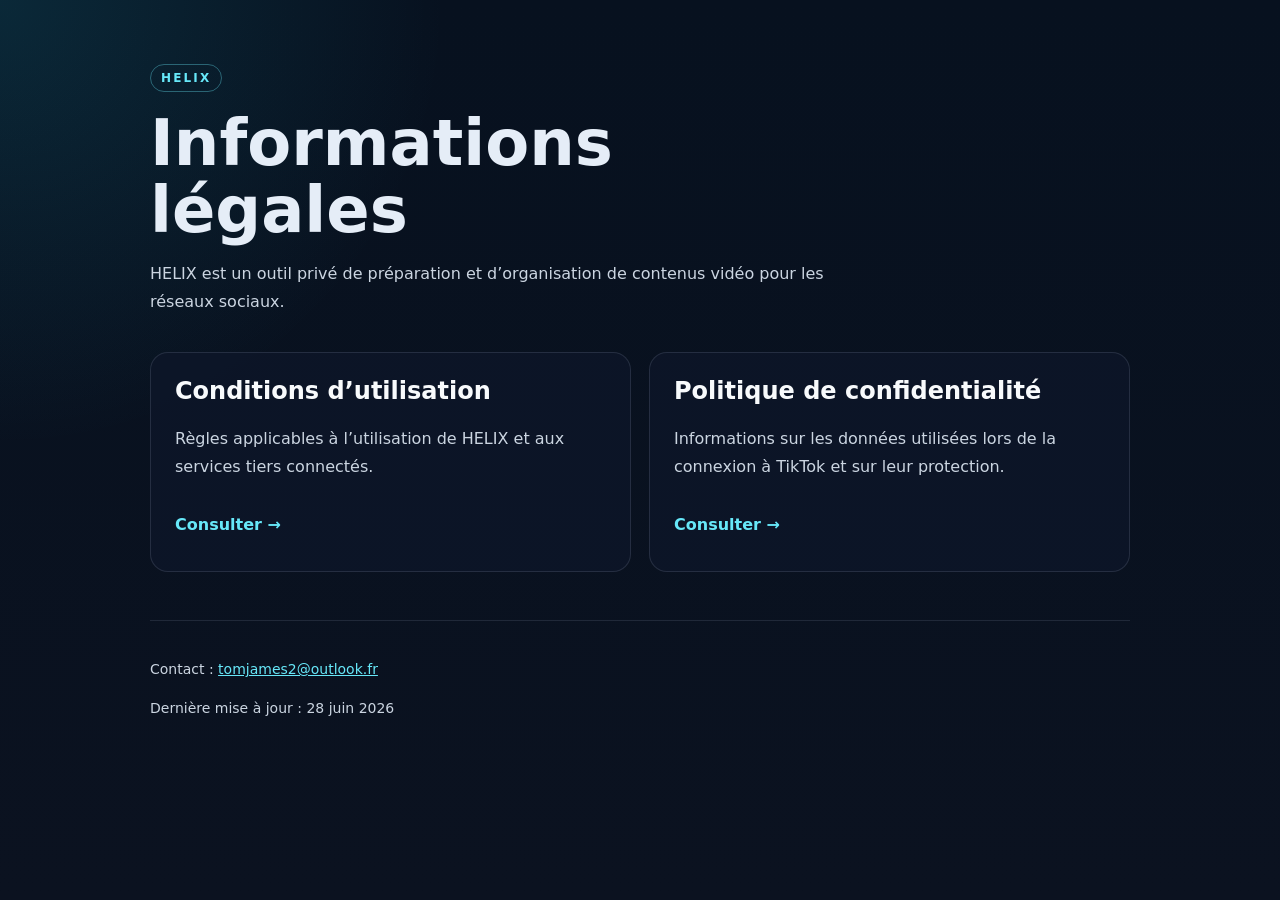
<file: index.html>
<!doctype html>
<html lang="fr">
<head>
  <meta charset="utf-8" />
  <meta name="viewport" content="width=device-width, initial-scale=1" />
  <meta name="robots" content="index,follow" />
  <title>HELIX — Informations légales</title>
  <link rel="stylesheet" href="styles.css" />
</head>
<body>
  <main class="container">
    <header class="hero">
      <span class="badge">HELIX</span>
      <h1>Informations légales</h1>
      <p>HELIX est un outil privé de préparation et d’organisation de contenus vidéo pour les réseaux sociaux.</p>
    </header>

    <section class="cards" aria-label="Documents juridiques">
      <a class="card" href="terms.html">
        <h2>Conditions d’utilisation</h2>
        <p>Règles applicables à l’utilisation de HELIX et aux services tiers connectés.</p>
        <span>Consulter →</span>
      </a>

      <a class="card" href="privacy.html">
        <h2>Politique de confidentialité</h2>
        <p>Informations sur les données utilisées lors de la connexion à TikTok et sur leur protection.</p>
        <span>Consulter →</span>
      </a>
    </section>

    <footer>
      <p>Contact : <a href="mailto:tomjames2@outlook.fr">tomjames2@outlook.fr</a></p>
      <p>Dernière mise à jour : 28 juin 2026</p>
    </footer>
  </main>
</body>
</html>
</file>
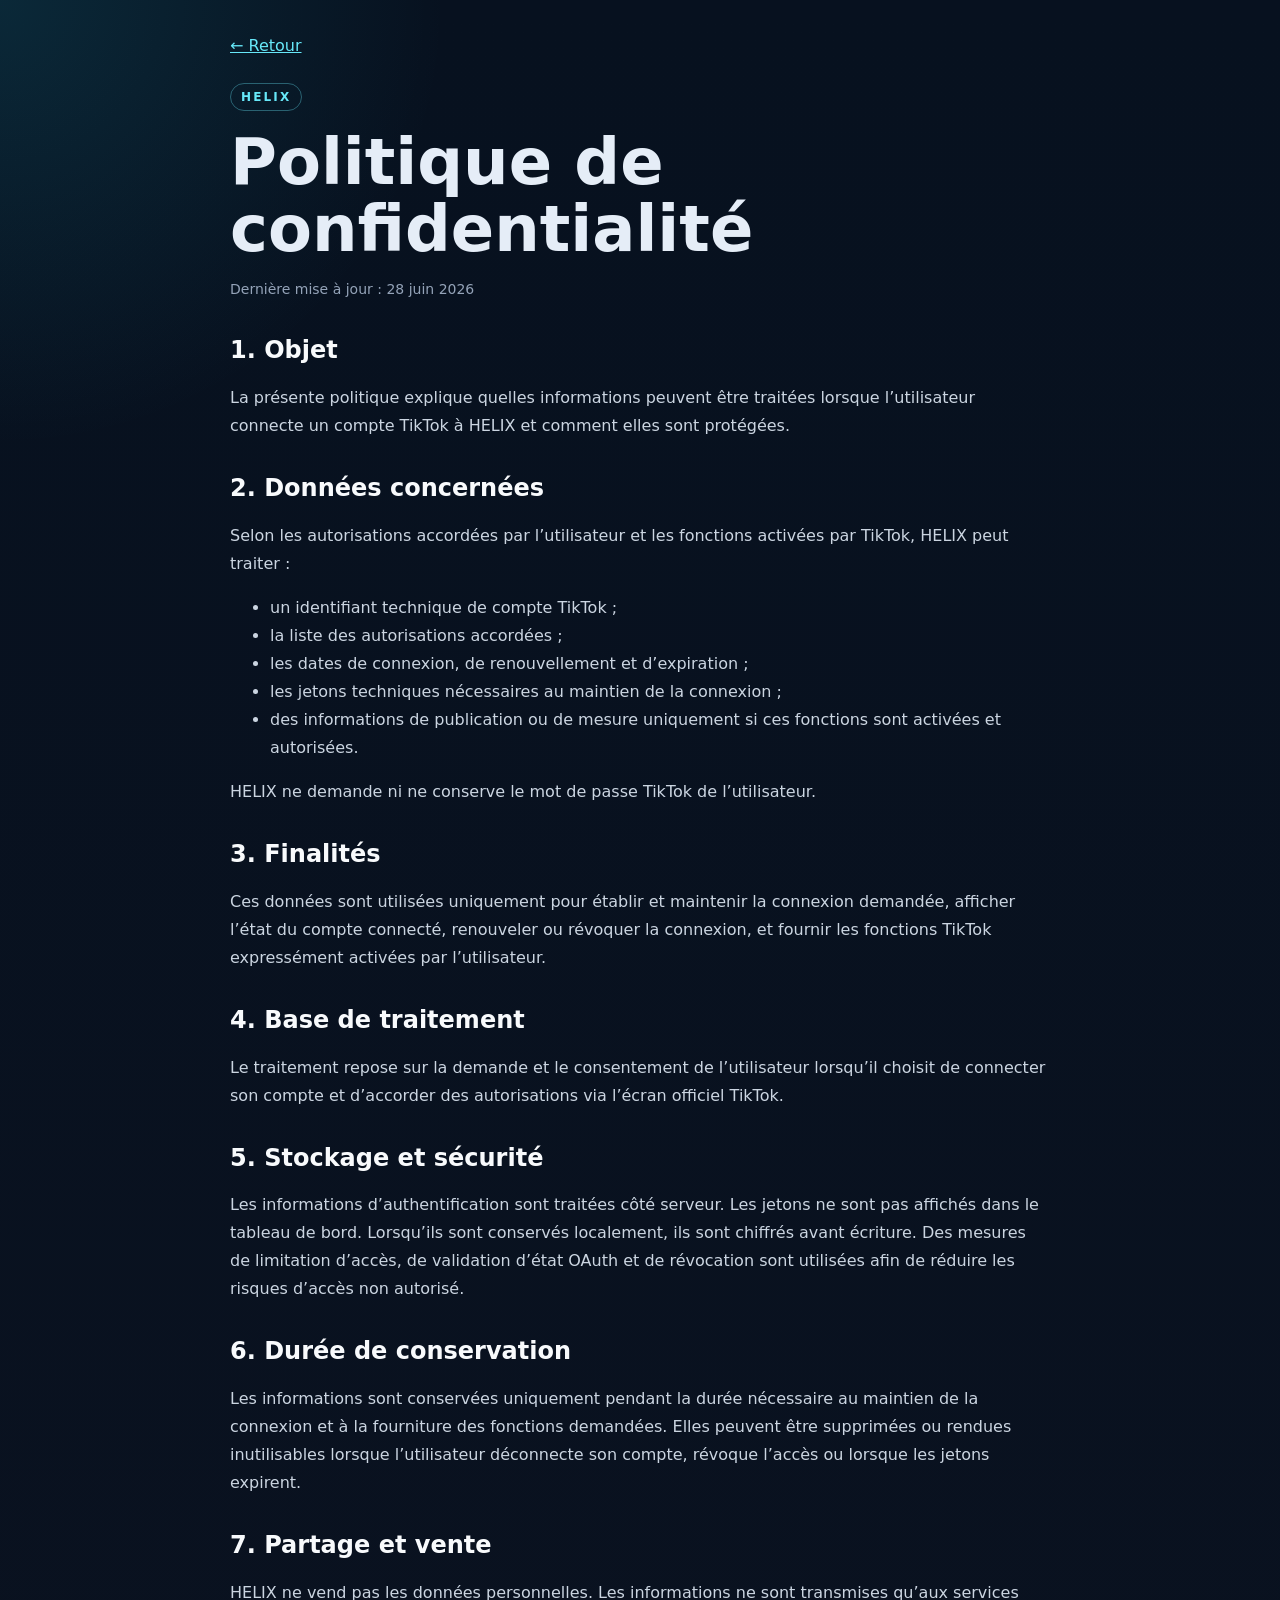
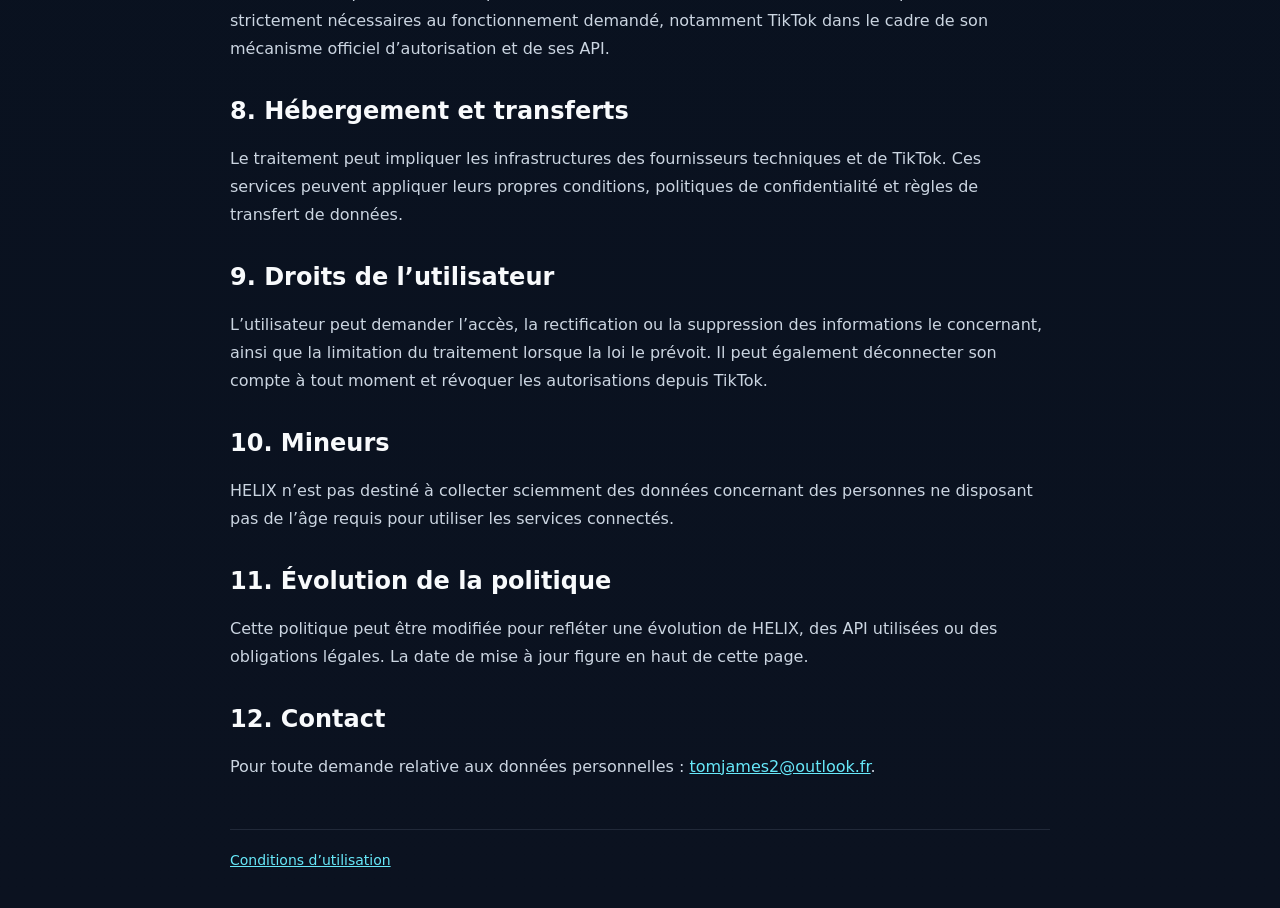
<file: privacy.html>
<!doctype html>
<html lang="fr">
<head>
  <meta charset="utf-8" />
  <meta name="viewport" content="width=device-width, initial-scale=1" />
  <meta name="robots" content="index,follow" />
  <title>Politique de confidentialité — HELIX</title>
  <link rel="stylesheet" href="styles.css" />
</head>
<body>
  <main class="container document">
    <nav><a href="index.html">← Retour</a></nav>
    <span class="badge">HELIX</span>
    <h1>Politique de confidentialité</h1>
    <p class="updated">Dernière mise à jour : 28 juin 2026</p>

    <h2>1. Objet</h2>
    <p>La présente politique explique quelles informations peuvent être traitées lorsque l’utilisateur connecte un compte TikTok à HELIX et comment elles sont protégées.</p>

    <h2>2. Données concernées</h2>
    <p>Selon les autorisations accordées par l’utilisateur et les fonctions activées par TikTok, HELIX peut traiter :</p>
    <ul>
      <li>un identifiant technique de compte TikTok ;</li>
      <li>la liste des autorisations accordées ;</li>
      <li>les dates de connexion, de renouvellement et d’expiration ;</li>
      <li>les jetons techniques nécessaires au maintien de la connexion ;</li>
      <li>des informations de publication ou de mesure uniquement si ces fonctions sont activées et autorisées.</li>
    </ul>
    <p>HELIX ne demande ni ne conserve le mot de passe TikTok de l’utilisateur.</p>

    <h2>3. Finalités</h2>
    <p>Ces données sont utilisées uniquement pour établir et maintenir la connexion demandée, afficher l’état du compte connecté, renouveler ou révoquer la connexion, et fournir les fonctions TikTok expressément activées par l’utilisateur.</p>

    <h2>4. Base de traitement</h2>
    <p>Le traitement repose sur la demande et le consentement de l’utilisateur lorsqu’il choisit de connecter son compte et d’accorder des autorisations via l’écran officiel TikTok.</p>

    <h2>5. Stockage et sécurité</h2>
    <p>Les informations d’authentification sont traitées côté serveur. Les jetons ne sont pas affichés dans le tableau de bord. Lorsqu’ils sont conservés localement, ils sont chiffrés avant écriture. Des mesures de limitation d’accès, de validation d’état OAuth et de révocation sont utilisées afin de réduire les risques d’accès non autorisé.</p>

    <h2>6. Durée de conservation</h2>
    <p>Les informations sont conservées uniquement pendant la durée nécessaire au maintien de la connexion et à la fourniture des fonctions demandées. Elles peuvent être supprimées ou rendues inutilisables lorsque l’utilisateur déconnecte son compte, révoque l’accès ou lorsque les jetons expirent.</p>

    <h2>7. Partage et vente</h2>
    <p>HELIX ne vend pas les données personnelles. Les informations ne sont transmises qu’aux services strictement nécessaires au fonctionnement demandé, notamment TikTok dans le cadre de son mécanisme officiel d’autorisation et de ses API.</p>

    <h2>8. Hébergement et transferts</h2>
    <p>Le traitement peut impliquer les infrastructures des fournisseurs techniques et de TikTok. Ces services peuvent appliquer leurs propres conditions, politiques de confidentialité et règles de transfert de données.</p>

    <h2>9. Droits de l’utilisateur</h2>
    <p>L’utilisateur peut demander l’accès, la rectification ou la suppression des informations le concernant, ainsi que la limitation du traitement lorsque la loi le prévoit. Il peut également déconnecter son compte à tout moment et révoquer les autorisations depuis TikTok.</p>

    <h2>10. Mineurs</h2>
    <p>HELIX n’est pas destiné à collecter sciemment des données concernant des personnes ne disposant pas de l’âge requis pour utiliser les services connectés.</p>

    <h2>11. Évolution de la politique</h2>
    <p>Cette politique peut être modifiée pour refléter une évolution de HELIX, des API utilisées ou des obligations légales. La date de mise à jour figure en haut de cette page.</p>

    <h2>12. Contact</h2>
    <p>Pour toute demande relative aux données personnelles : <a href="mailto:tomjames2@outlook.fr">tomjames2@outlook.fr</a>.</p>

    <footer><a href="terms.html">Conditions d’utilisation</a></footer>
  </main>
</body>
</html>
</file>
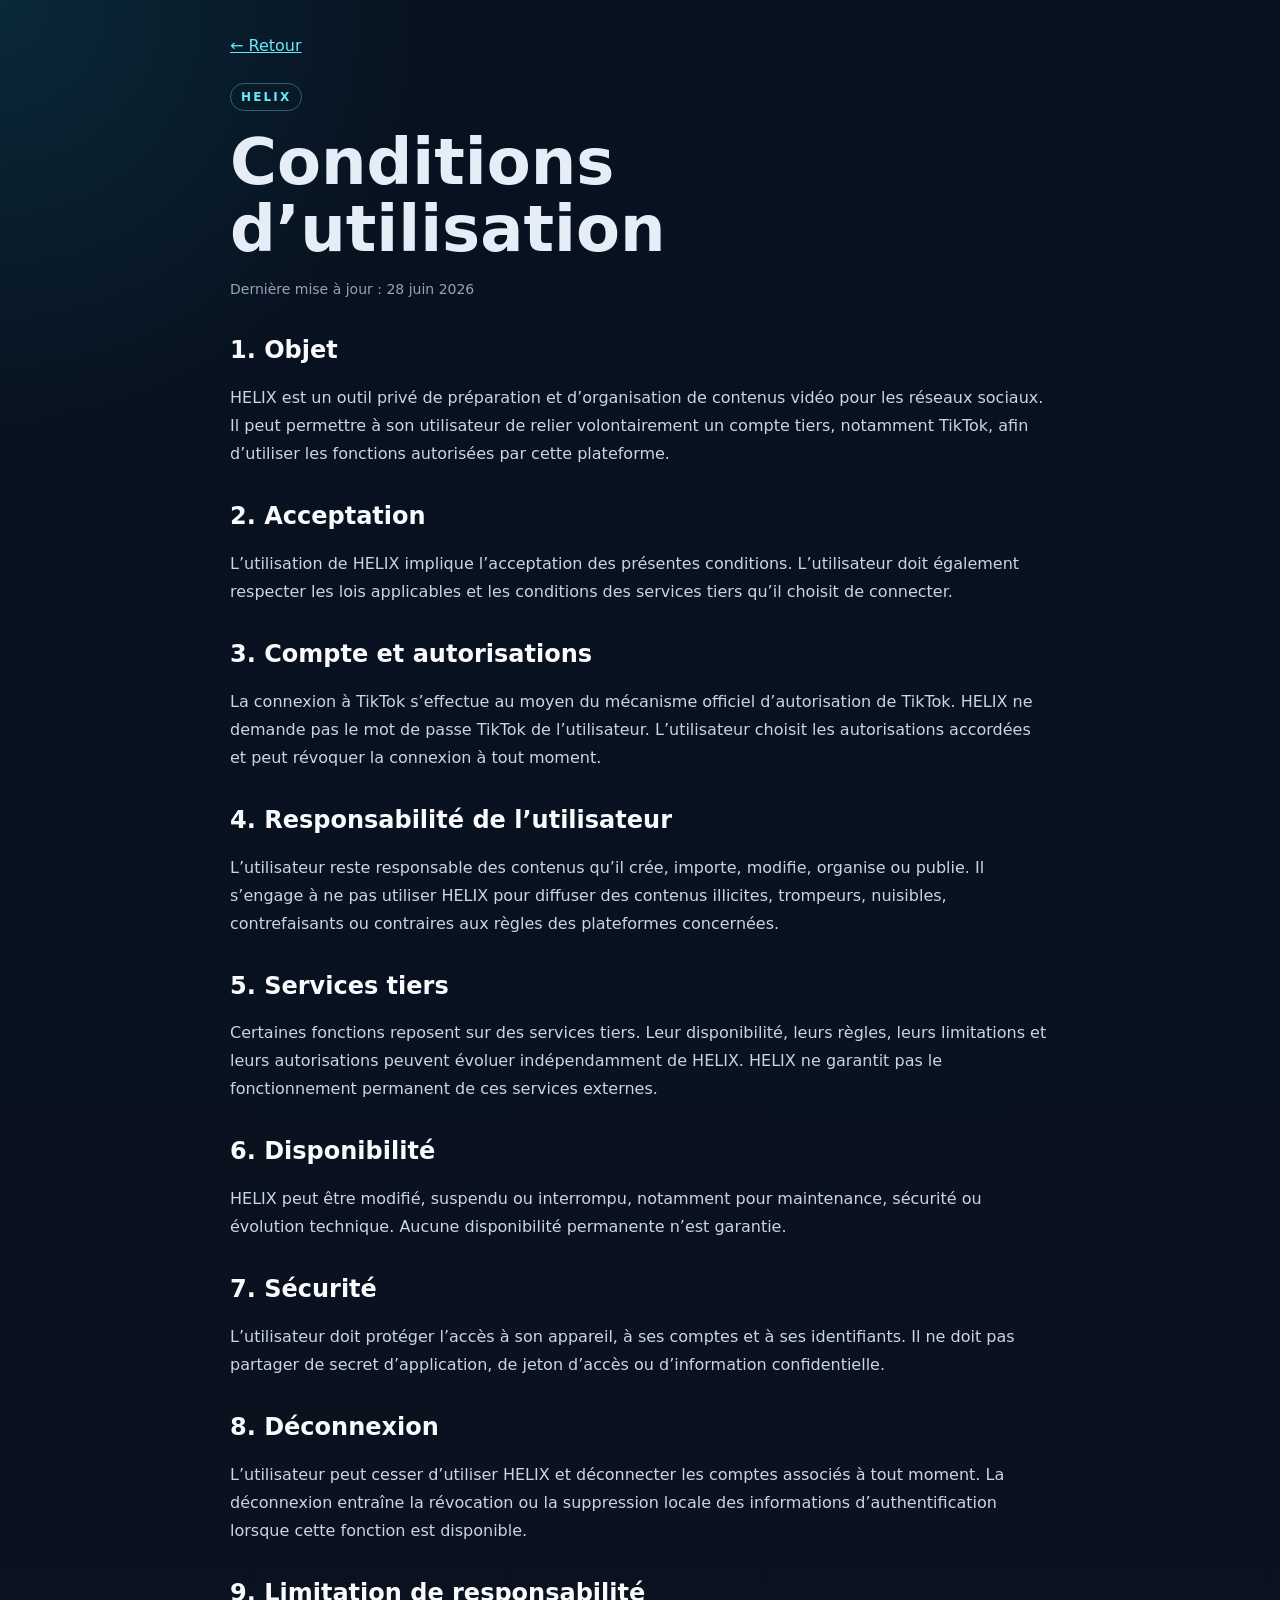
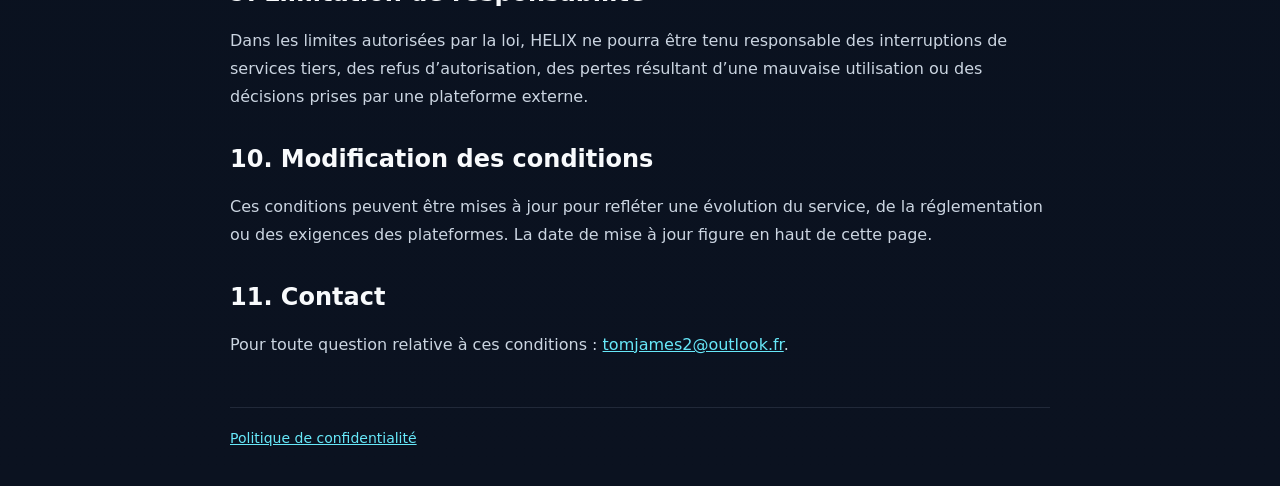
<file: terms.html>
<!doctype html>
<html lang="fr">
<head>
  <meta charset="utf-8" />
  <meta name="viewport" content="width=device-width, initial-scale=1" />
  <meta name="robots" content="index,follow" />
  <title>Conditions d’utilisation — HELIX</title>
  <link rel="stylesheet" href="styles.css" />
</head>
<body>
  <main class="container document">
    <nav><a href="index.html">← Retour</a></nav>
    <span class="badge">HELIX</span>
    <h1>Conditions d’utilisation</h1>
    <p class="updated">Dernière mise à jour : 28 juin 2026</p>

    <h2>1. Objet</h2>
    <p>HELIX est un outil privé de préparation et d’organisation de contenus vidéo pour les réseaux sociaux. Il peut permettre à son utilisateur de relier volontairement un compte tiers, notamment TikTok, afin d’utiliser les fonctions autorisées par cette plateforme.</p>

    <h2>2. Acceptation</h2>
    <p>L’utilisation de HELIX implique l’acceptation des présentes conditions. L’utilisateur doit également respecter les lois applicables et les conditions des services tiers qu’il choisit de connecter.</p>

    <h2>3. Compte et autorisations</h2>
    <p>La connexion à TikTok s’effectue au moyen du mécanisme officiel d’autorisation de TikTok. HELIX ne demande pas le mot de passe TikTok de l’utilisateur. L’utilisateur choisit les autorisations accordées et peut révoquer la connexion à tout moment.</p>

    <h2>4. Responsabilité de l’utilisateur</h2>
    <p>L’utilisateur reste responsable des contenus qu’il crée, importe, modifie, organise ou publie. Il s’engage à ne pas utiliser HELIX pour diffuser des contenus illicites, trompeurs, nuisibles, contrefaisants ou contraires aux règles des plateformes concernées.</p>

    <h2>5. Services tiers</h2>
    <p>Certaines fonctions reposent sur des services tiers. Leur disponibilité, leurs règles, leurs limitations et leurs autorisations peuvent évoluer indépendamment de HELIX. HELIX ne garantit pas le fonctionnement permanent de ces services externes.</p>

    <h2>6. Disponibilité</h2>
    <p>HELIX peut être modifié, suspendu ou interrompu, notamment pour maintenance, sécurité ou évolution technique. Aucune disponibilité permanente n’est garantie.</p>

    <h2>7. Sécurité</h2>
    <p>L’utilisateur doit protéger l’accès à son appareil, à ses comptes et à ses identifiants. Il ne doit pas partager de secret d’application, de jeton d’accès ou d’information confidentielle.</p>

    <h2>8. Déconnexion</h2>
    <p>L’utilisateur peut cesser d’utiliser HELIX et déconnecter les comptes associés à tout moment. La déconnexion entraîne la révocation ou la suppression locale des informations d’authentification lorsque cette fonction est disponible.</p>

    <h2>9. Limitation de responsabilité</h2>
    <p>Dans les limites autorisées par la loi, HELIX ne pourra être tenu responsable des interruptions de services tiers, des refus d’autorisation, des pertes résultant d’une mauvaise utilisation ou des décisions prises par une plateforme externe.</p>

    <h2>10. Modification des conditions</h2>
    <p>Ces conditions peuvent être mises à jour pour refléter une évolution du service, de la réglementation ou des exigences des plateformes. La date de mise à jour figure en haut de cette page.</p>

    <h2>11. Contact</h2>
    <p>Pour toute question relative à ces conditions : <a href="mailto:tomjames2@outlook.fr">tomjames2@outlook.fr</a>.</p>

    <footer><a href="privacy.html">Politique de confidentialité</a></footer>
  </main>
</body>
</html>
</file>
<file: styles.css>
:root {
  color-scheme: dark;
  font-family: Inter, ui-sans-serif, system-ui, -apple-system, BlinkMacSystemFont, "Segoe UI", sans-serif;
  background: #07111f;
  color: #e5edf7;
}

* { box-sizing: border-box; }

body {
  margin: 0;
  min-height: 100vh;
  background:
    radial-gradient(circle at top left, rgba(34, 211, 238, 0.12), transparent 28rem),
    linear-gradient(180deg, #07111f 0%, #0b1220 100%);
}

a { color: #67e8f9; }
a:hover { color: #a5f3fc; }

.container {
  width: min(980px, calc(100% - 32px));
  margin: 0 auto;
  padding: 64px 0 40px;
}

.hero { max-width: 720px; margin-bottom: 36px; }

.badge {
  display: inline-block;
  padding: 6px 10px;
  border: 1px solid rgba(103, 232, 249, 0.35);
  border-radius: 999px;
  color: #67e8f9;
  font-size: 12px;
  font-weight: 700;
  letter-spacing: 0.18em;
}

h1 {
  margin: 18px 0 12px;
  font-size: clamp(2rem, 7vw, 4rem);
  line-height: 1.05;
}

h2 { margin-top: 34px; color: #f8fafc; }
p, li { line-height: 1.75; color: #cbd5e1; }

.cards {
  display: grid;
  grid-template-columns: repeat(auto-fit, minmax(260px, 1fr));
  gap: 18px;
}

.card {
  display: block;
  min-height: 220px;
  padding: 24px;
  border: 1px solid rgba(148, 163, 184, 0.18);
  border-radius: 18px;
  background: rgba(15, 23, 42, 0.72);
  text-decoration: none;
  transition: transform .18s ease, border-color .18s ease;
}

.card:hover {
  transform: translateY(-3px);
  border-color: rgba(103, 232, 249, 0.48);
}

.card h2 { margin-top: 0; }
.card span { display: inline-block; margin-top: 18px; font-weight: 700; }

.document {
  max-width: 820px;
  padding-top: 36px;
}

.document nav { margin-bottom: 28px; }
.updated { color: #94a3b8; font-size: 14px; }

footer {
  margin-top: 48px;
  padding-top: 22px;
  border-top: 1px solid rgba(148, 163, 184, 0.16);
  font-size: 14px;
}

@media (max-width: 640px) {
  .container { padding-top: 36px; }
}
</file>
